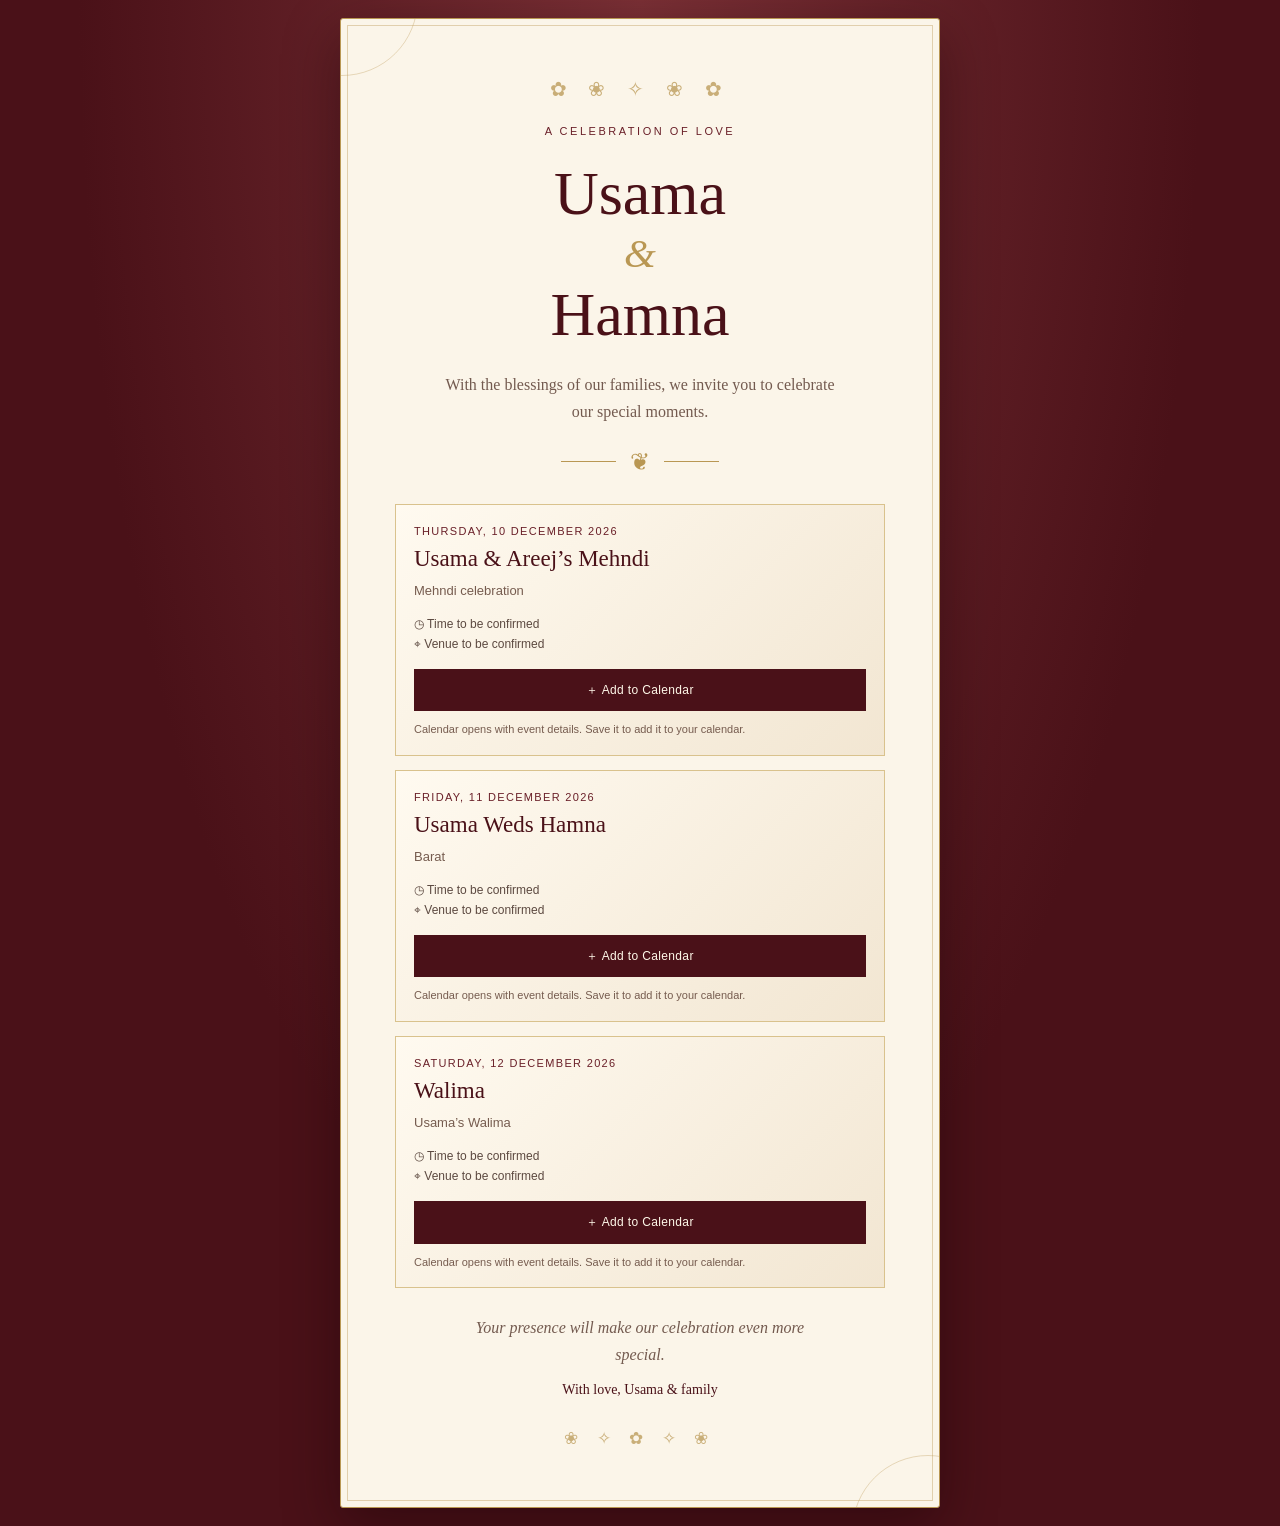
<file: index.html>
<!doctype html>
<html lang="en">
<head>
  <meta charset="utf-8">
  <meta name="viewport" content="width=device-width, initial-scale=1">
  <meta name="theme-color" content="#4a1118">
  <meta name="robots" content="noindex, nofollow, noarchive">
  <title>Wedding Invitation | Usama</title>
  <link rel="stylesheet" href="style.css">
</head>
<body>
  <main class="shell">
    <div class="floral floral-top" aria-hidden="true">✿ ❀ ✧ ❀ ✿</div>
    <p class="eyebrow">A celebration of love</p>
    <h1>Usama <span class="ampersand">&amp;</span> Hamna</h1>
    <p class="intro">With the blessings of our families, we invite you to celebrate our special moments.</p>
    <div class="ornament" aria-hidden="true"><span></span> ❦ <span></span></div>
    <section class="event-list" id="events" aria-live="polite"></section>
    <p class="closing">Your presence will make our celebration even more special.</p>
    <p class="footer-mark">With love, Usama &amp; family</p>
    <div class="floral floral-bottom" aria-hidden="true">❀ ✧ ✿ ✧ ❀</div>
  </main>
  <script src="script.js"></script>
</body>
</html>
</file>
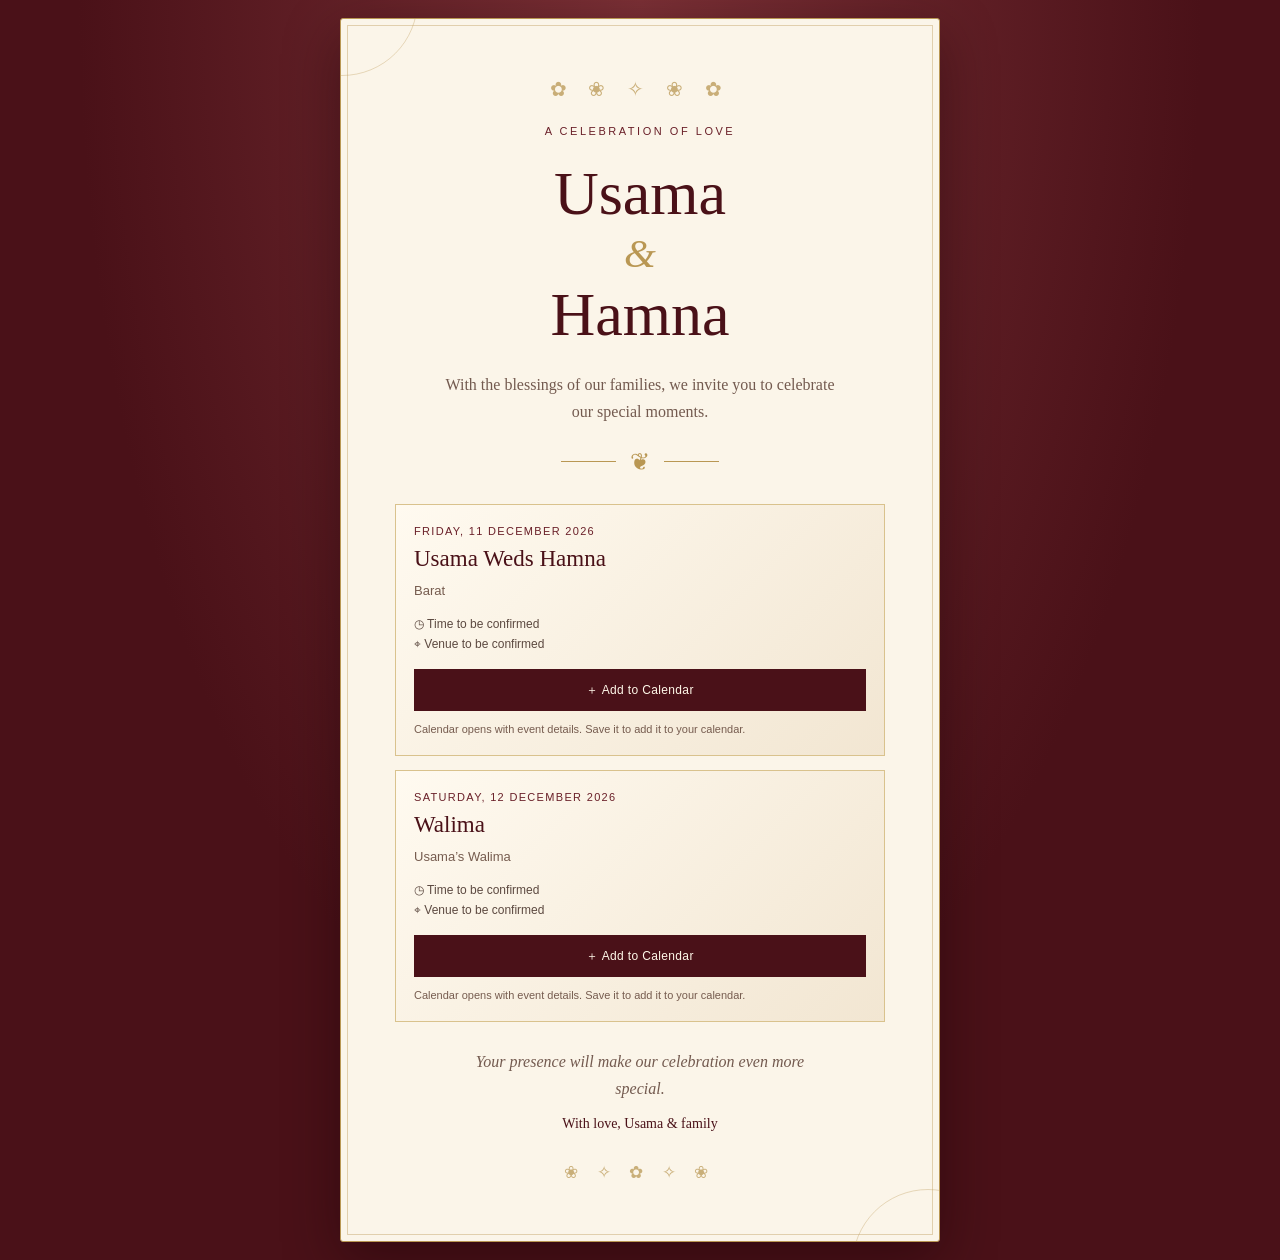
<file: barat.html>
<!doctype html>
<html lang="en">
<head>
  <meta charset="utf-8">
  <meta name="viewport" content="width=device-width, initial-scale=1">
  <meta name="theme-color" content="#4a1118">
  <meta name="robots" content="noindex, nofollow, noarchive">
  <title>Barat Invitation | Usama Weds Hamna</title>
  <link rel="stylesheet" href="style.css">
</head>
<body>
  <main class="shell">
    <div class="floral floral-top" aria-hidden="true">✿ ❀ ✧ ❀ ✿</div>
    <p class="eyebrow">A celebration of love</p>
    <h1>Usama <span class="ampersand">&amp;</span> Hamna</h1>
    <p class="intro">With the blessings of our families, we invite you to celebrate our special moments.</p>
    <div class="ornament" aria-hidden="true"><span></span> ❦ <span></span></div>
    <section class="event-list" id="events" aria-live="polite"></section>
    <p class="closing">Your presence will make our celebration even more special.</p>
    <p class="footer-mark">With love, Usama &amp; family</p>
    <div class="floral floral-bottom" aria-hidden="true">❀ ✧ ✿ ✧ ❀</div>
  </main>
  <script src="script.js"></script>
</body>
</html>
</file>
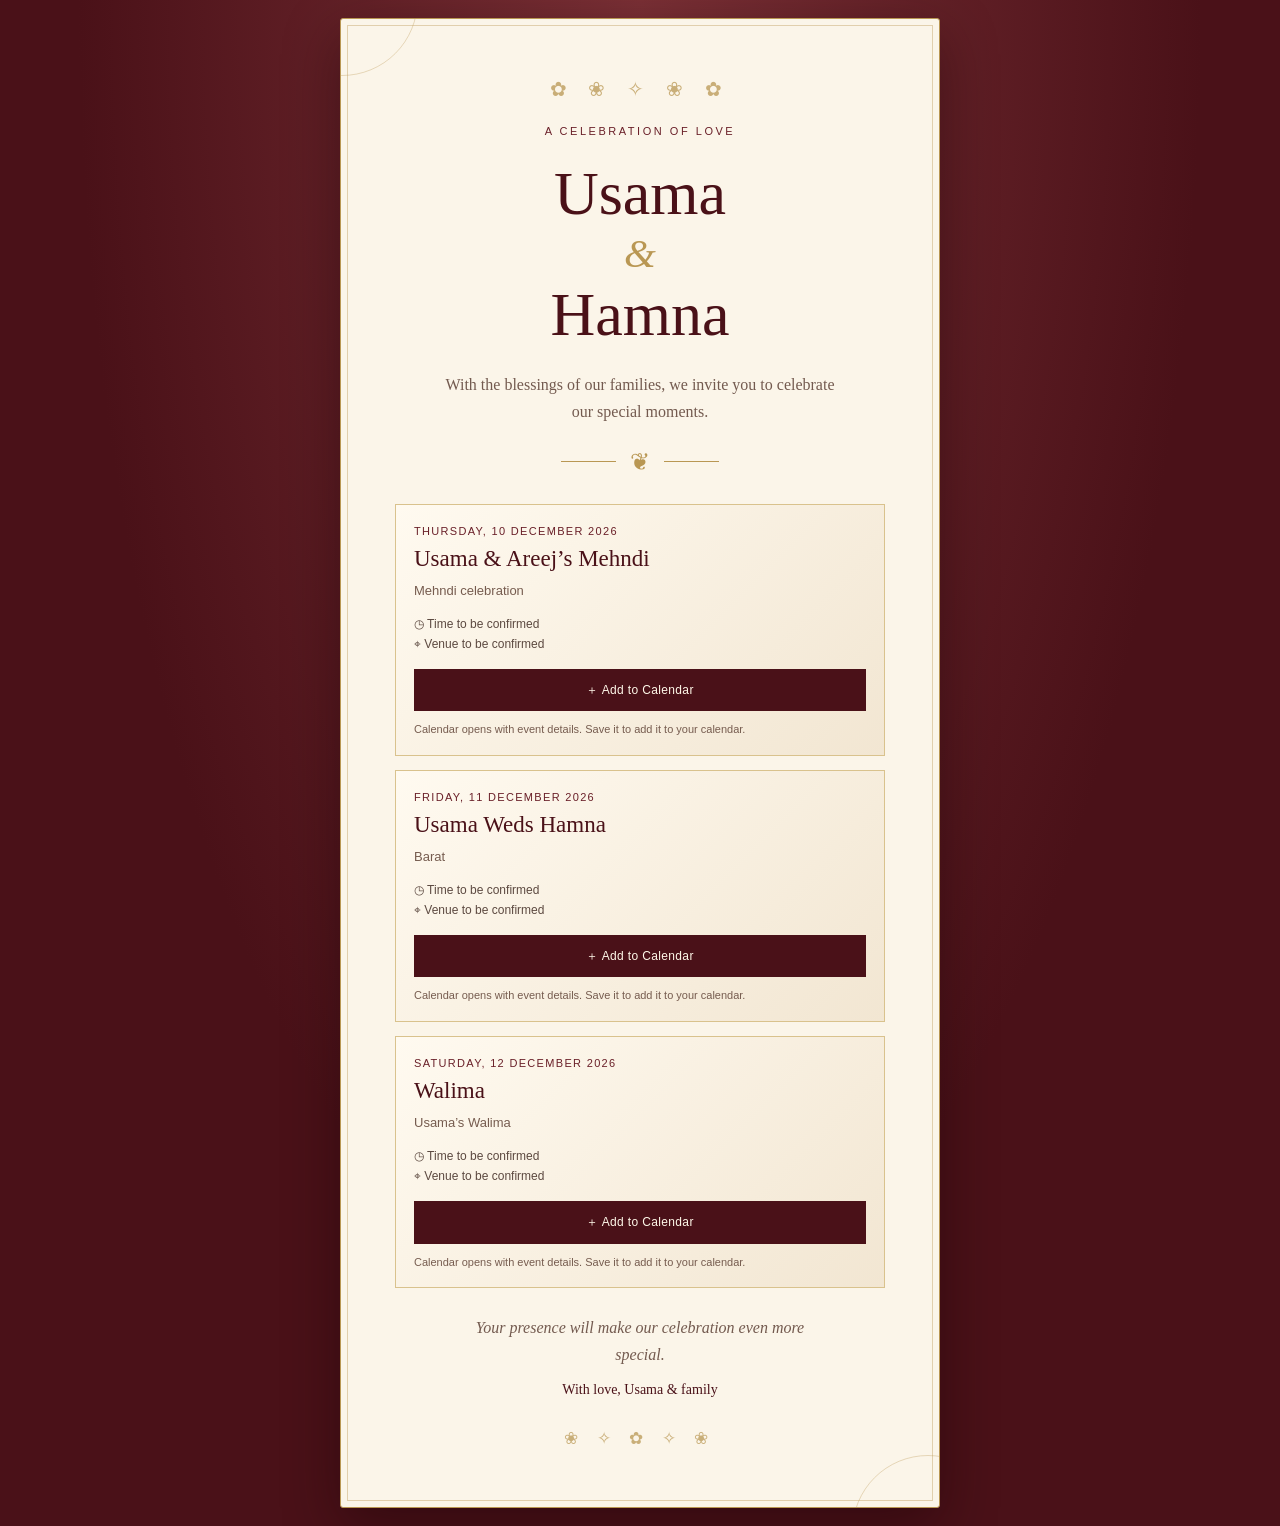
<file: mehndi.html>
<!doctype html>
<html lang="en">
<head>
  <meta charset="utf-8">
  <meta name="viewport" content="width=device-width, initial-scale=1">
  <meta name="theme-color" content="#4a1118">
  <meta name="robots" content="noindex, nofollow, noarchive">
  <title>Mehndi Invitation | Usama Weds Hamna</title>
  <link rel="stylesheet" href="style.css">
</head>
<body>
  <main class="shell">
    <div class="floral floral-top" aria-hidden="true">✿ ❀ ✧ ❀ ✿</div>
    <p class="eyebrow">A celebration of love</p>
    <h1>Usama <span class="ampersand">&amp;</span> Hamna</h1>
    <p class="intro">With the blessings of our families, we invite you to celebrate our special moments.</p>
    <div class="ornament" aria-hidden="true"><span></span> ❦ <span></span></div>
    <section class="event-list" id="events" aria-live="polite"></section>
    <p class="closing">Your presence will make our celebration even more special.</p>
    <p class="footer-mark">With love, Usama &amp; family</p>
    <div class="floral floral-bottom" aria-hidden="true">❀ ✧ ✿ ✧ ❀</div>
  </main>
  <script src="script.js"></script>
</body>
</html>
</file>
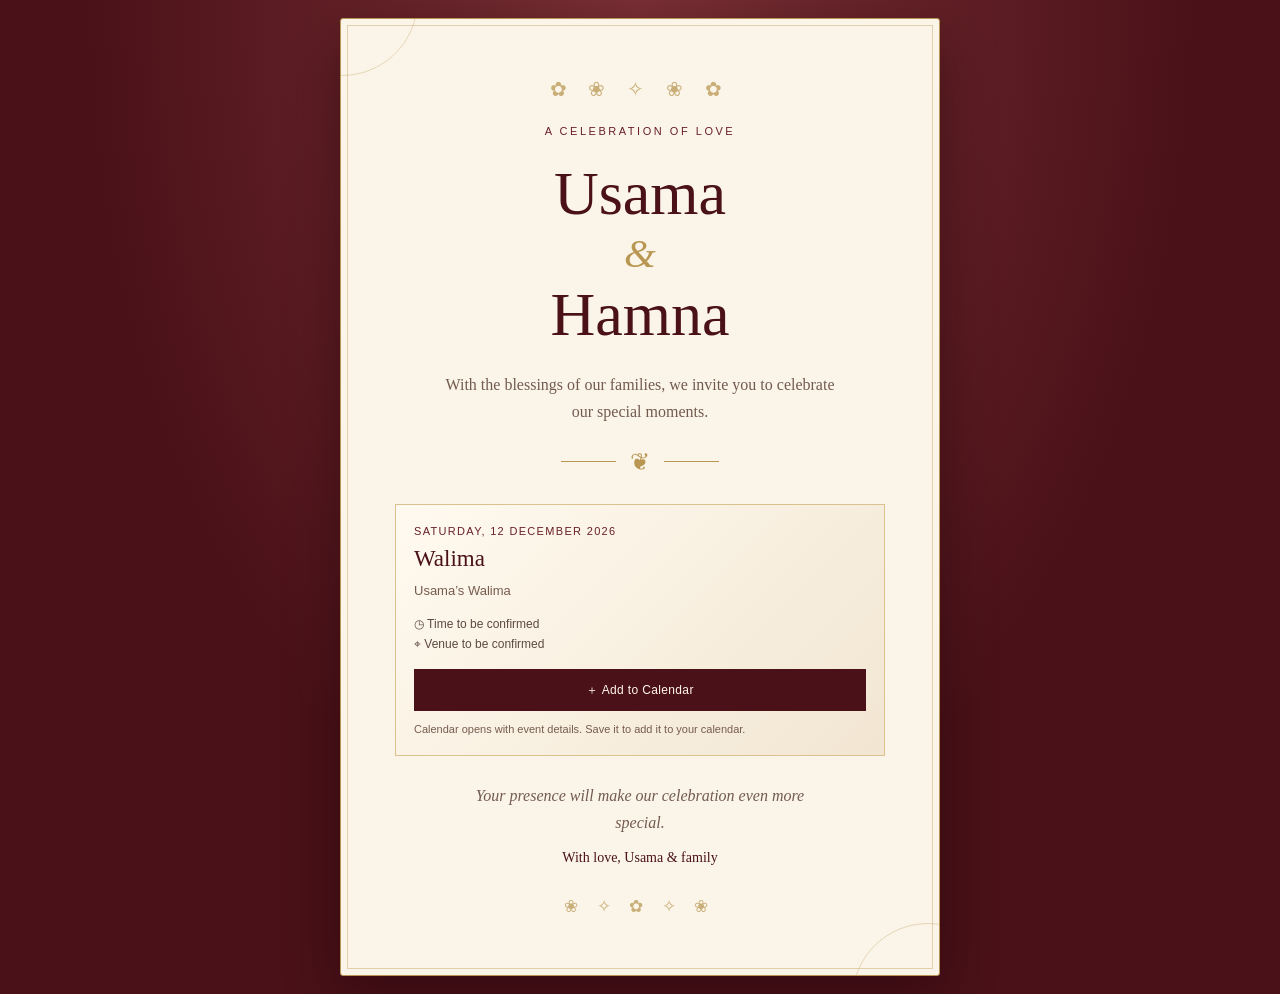
<file: walima.html>
<!doctype html>
<html lang="en">
<head>
  <meta charset="utf-8">
  <meta name="viewport" content="width=device-width, initial-scale=1">
  <meta name="theme-color" content="#4a1118">
  <meta name="robots" content="noindex, nofollow, noarchive">
  <title>Walima Invitation | Usama Weds Hamna</title>
  <link rel="stylesheet" href="style.css">
</head>
<body>
  <main class="shell">
    <div class="floral floral-top" aria-hidden="true">✿ ❀ ✧ ❀ ✿</div>
    <p class="eyebrow">A celebration of love</p>
    <h1>Usama <span class="ampersand">&amp;</span> Hamna</h1>
    <p class="intro">With the blessings of our families, we invite you to celebrate our special moments.</p>
    <div class="ornament" aria-hidden="true"><span></span> ❦ <span></span></div>
    <section class="event-list" id="events" aria-live="polite"></section>
    <p class="closing">Your presence will make our celebration even more special.</p>
    <p class="footer-mark">With love, Usama &amp; family</p>
    <div class="floral floral-bottom" aria-hidden="true">❀ ✧ ✿ ✧ ❀</div>
  </main>
  <script src="script.js"></script>
</body>
</html>
</file>
<file: style.css>
:root {
  --burgundy: #4a1118;
  --burgundy-2: #6a2029;
  --cream: #fbf5e9;
  --cream-deep: #f2e6d2;
  --gold: #b99753;
  --gold-light: #ddc78f;
  --ink: #402a27;
}
* { box-sizing: border-box; }
html { min-height: 100%; background: var(--burgundy); }
body {
  margin: 0; min-height: 100vh; padding: 18px;
  display: grid; place-items: center;
  background: radial-gradient(ellipse at top, #7b3036 0, var(--burgundy) 62%);
  color: var(--ink);
  font-family: Georgia, 'Times New Roman', serif;
}
.shell {
  width: min(100%, 600px); min-height: 86vh; position: relative; overflow: hidden;
  padding: clamp(30px, 7vw, 58px) clamp(20px, 6vw, 54px);
  text-align: center; border: 1px solid var(--gold); outline: 1px solid #b9975366; outline-offset: -8px;
  border-radius: 3px; background: var(--cream);
  box-shadow: 0 18px 55px #18030770;
  animation: rise-in .8s ease both;
}
.shell::before, .shell::after { content: ''; position: absolute; width: 150px; height: 150px; border: 1px solid #b9975355; border-radius: 50%; pointer-events: none; }
.shell::before { top: -95px; left: -75px; }
.shell::after { bottom: -100px; right: -65px; }
.eyebrow { margin: 5px 0 18px; text-transform: uppercase; letter-spacing: .23em; font: 11px/1.6 Arial, sans-serif; color: var(--burgundy-2); }
h1 { margin: 0; color: var(--burgundy); font-size: clamp(36px, 9vw, 62px); font-weight: 400; line-height: 1.12; }
.ampersand { display: block; margin: 3px 0; color: var(--gold); font-size: .66em; font-style: italic; }
.intro { max-width: 390px; margin: 22px auto 16px; font-size: 16px; line-height: 1.7; color: #735a4f; }
.ornament { display: flex; align-items: center; justify-content: center; gap: 14px; margin: 22px 0 28px; color: var(--gold); font-size: 24px; }
.ornament span { display: inline-block; width: 55px; height: 1px; background: var(--gold); }
.event-list { display: grid; gap: 14px; text-align: left; }
.event-card { padding: 18px 18px 17px; border: 1px solid #d9c28d; background: linear-gradient(135deg, #fffaf0, var(--cream-deep)); animation: fade-up .65s ease both; }
.event-card:nth-child(2) { animation-delay: .08s; }
.event-card:nth-child(3) { animation-delay: .16s; }
.event-date { margin: 0 0 6px; color: var(--burgundy-2); text-transform: uppercase; letter-spacing: .12em; font: 11px/1.5 Arial, sans-serif; }
.event-title { margin: 0; font-size: 23px; line-height: 1.25; font-weight: 400; color: var(--burgundy); }
.event-subtitle { margin: 7px 0 0; color: #765c4f; font: 13px/1.6 Arial, sans-serif; }
.event-meta { margin: 12px 0 0; color: #5c4940; font: 12px/1.7 Arial, sans-serif; }
.calendar-button { display: inline-flex; justify-content: center; align-items: center; gap: 8px; width: 100%; margin-top: 14px; padding: 12px 14px; border: 1px solid var(--burgundy); background: var(--burgundy); color: #fff8e9; text-decoration: none; font: 12px/1.4 Arial, sans-serif; letter-spacing: .03em; cursor: pointer; transition: background .2s ease, color .2s ease, transform .2s ease; }
.calendar-button:hover, .calendar-button:focus-visible { background: var(--gold); border-color: var(--gold); color: #28120f; transform: translateY(-1px); }
.closing { margin: 26px auto 0; max-width: 360px; color: #735a4f; font-style: italic; line-height: 1.7; }
.footer-mark { margin: 14px 0 0; color: var(--burgundy); font-size: 14px; }
.floral { color: var(--gold); opacity: .75; letter-spacing: .42em; font-size: 20px; }
.floral-top { margin-bottom: 22px; }
.floral-bottom { margin-top: 30px; font-size: 17px; }
.notice { margin: 10px 0 0; color: #765c4f; font: 11px/1.5 Arial, sans-serif; }
@keyframes rise-in { from { opacity: 0; transform: translateY(12px); } to { opacity: 1; transform: translateY(0); } }
@keyframes fade-up { from { opacity: 0; transform: translateY(8px); } to { opacity: 1; transform: translateY(0); } }
@media (prefers-reduced-motion: reduce) { *, *::before, *::after { animation: none !important; transition: none !important; scroll-behavior: auto !important; } }
@media (max-width: 380px) { body { padding: 8px; } .shell { padding: 28px 17px; min-height: 94vh; } .event-card { padding: 15px; } .event-title { font-size: 21px; } }
</file>
